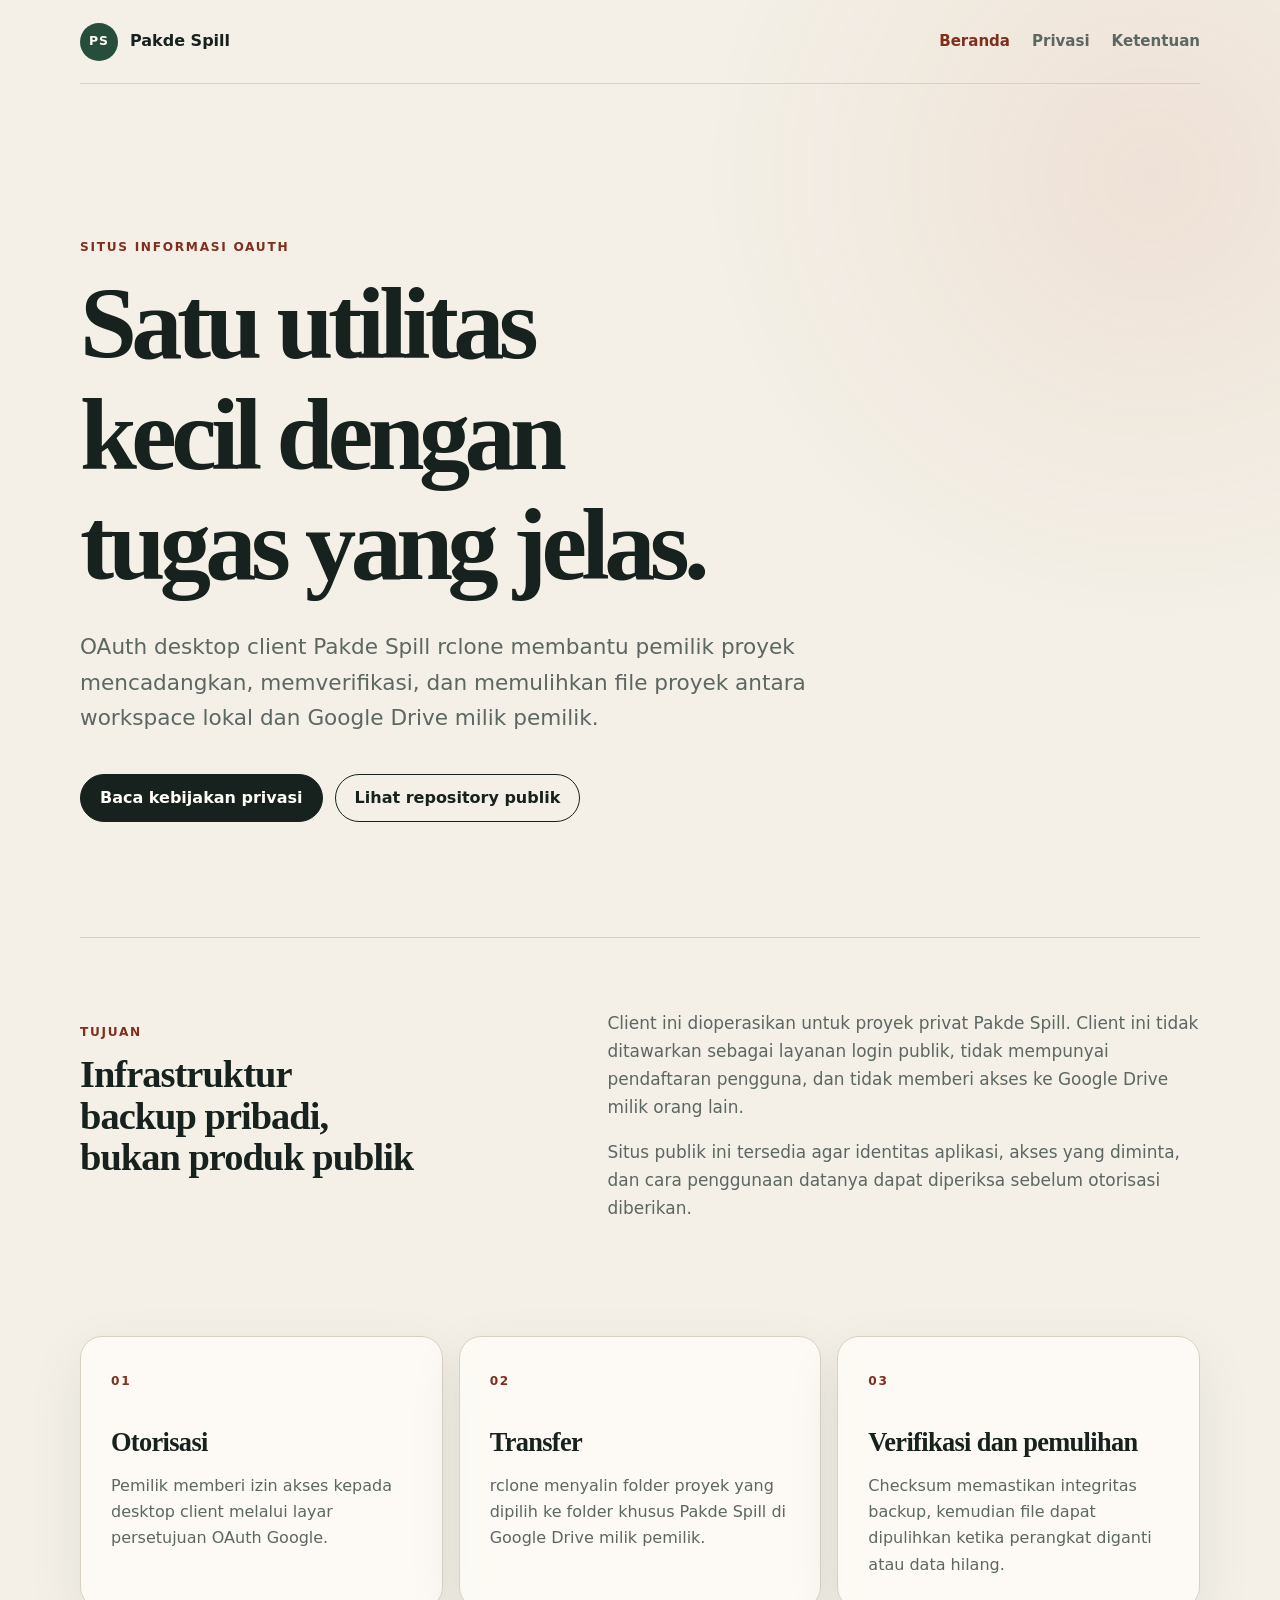
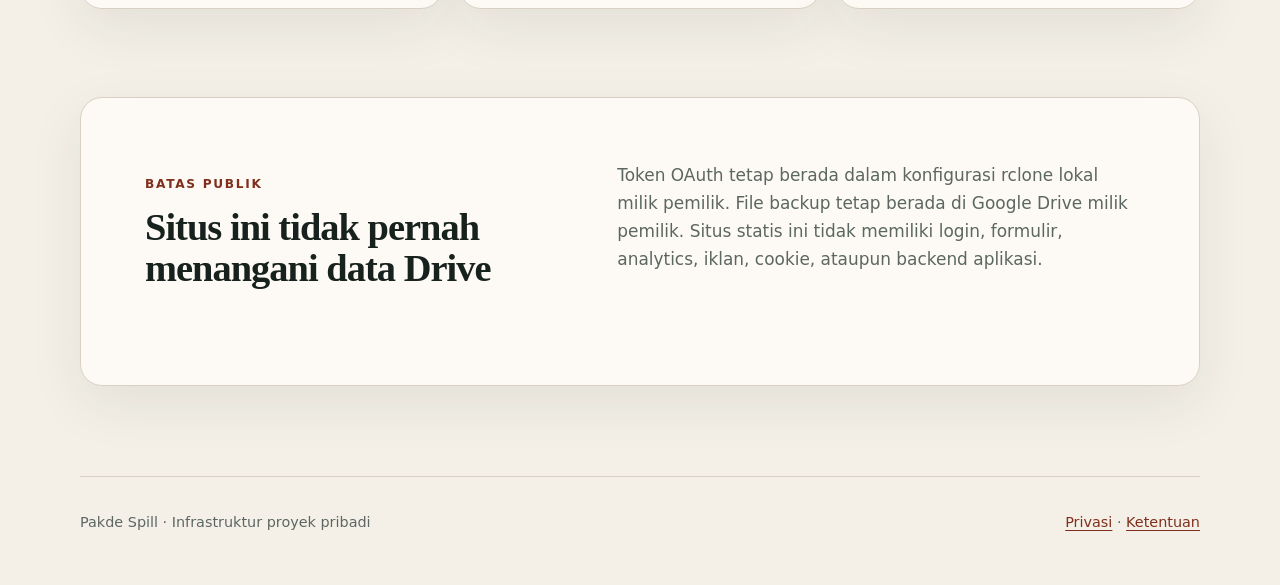
<file: index.html>
<!doctype html>
<html lang="id">
<head>
  <meta charset="utf-8">
  <meta name="viewport" content="width=device-width, initial-scale=1">
  <meta name="description" content="Informasi publik untuk OAuth desktop client Pakde Spill rclone.">
  <meta name="referrer" content="no-referrer">
  <link rel="canonical" href="https://pakde-spill.github.io/">
  <link rel="stylesheet" href="/assets/style.css">
  <title>Pakde Spill — Informasi Aplikasi OAuth</title>
</head>
<body>
  <header class="site-header">
    <a class="brand" href="/" aria-label="Beranda Pakde Spill">
      <span class="brand-mark" aria-hidden="true">PS</span>
      <span>Pakde Spill</span>
    </a>
    <nav aria-label="Navigasi utama">
      <a aria-current="page" href="/">Beranda</a>
      <a href="/privacy.html">Privasi</a>
      <a href="/terms.html">Ketentuan</a>
    </nav>
  </header>

  <main>
    <section class="hero" aria-labelledby="page-title">
      <p class="eyebrow">Situs informasi OAuth</p>
      <h1 id="page-title">Satu utilitas kecil dengan tugas yang jelas.</h1>
      <p class="lead">OAuth desktop client Pakde Spill rclone membantu pemilik proyek mencadangkan, memverifikasi, dan memulihkan file proyek antara workspace lokal dan Google Drive milik pemilik.</p>
      <div class="actions">
        <a class="button primary" href="/privacy.html">Baca kebijakan privasi</a>
        <a class="button secondary" href="https://github.com/pakde-spill/pakde-spill.github.io">Lihat repository publik</a>
      </div>
    </section>

    <section class="section" aria-labelledby="purpose-title">
      <div>
        <p class="section-label">Tujuan</p>
        <h2 id="purpose-title">Infrastruktur backup pribadi, bukan produk publik</h2>
      </div>
      <div class="prose">
        <p>Client ini dioperasikan untuk proyek privat Pakde Spill. Client ini tidak ditawarkan sebagai layanan login publik, tidak mempunyai pendaftaran pengguna, dan tidak memberi akses ke Google Drive milik orang lain.</p>
        <p>Situs publik ini tersedia agar identitas aplikasi, akses yang diminta, dan cara penggunaan datanya dapat diperiksa sebelum otorisasi diberikan.</p>
      </div>
    </section>

    <section class="cards" aria-label="Cara kerja integrasi">
      <article>
        <span class="step">01</span>
        <h2>Otorisasi</h2>
        <p>Pemilik memberi izin akses kepada desktop client melalui layar persetujuan OAuth Google.</p>
      </article>
      <article>
        <span class="step">02</span>
        <h2>Transfer</h2>
        <p>rclone menyalin folder proyek yang dipilih ke folder khusus Pakde Spill di Google Drive milik pemilik.</p>
      </article>
      <article>
        <span class="step">03</span>
        <h2>Verifikasi dan pemulihan</h2>
        <p>Checksum memastikan integritas backup, kemudian file dapat dipulihkan ketika perangkat diganti atau data hilang.</p>
      </article>
    </section>

    <section class="section notice" aria-labelledby="boundary-title">
      <div>
        <p class="section-label">Batas publik</p>
        <h2 id="boundary-title">Situs ini tidak pernah menangani data Drive</h2>
      </div>
      <div class="prose">
        <p>Token OAuth tetap berada dalam konfigurasi rclone lokal milik pemilik. File backup tetap berada di Google Drive milik pemilik. Situs statis ini tidak memiliki login, formulir, analytics, iklan, cookie, ataupun backend aplikasi.</p>
      </div>
    </section>
  </main>

  <footer>
    <p>Pakde Spill · Infrastruktur proyek pribadi</p>
    <p><a href="/privacy.html">Privasi</a> · <a href="/terms.html">Ketentuan</a></p>
  </footer>
</body>
</html>
</file>
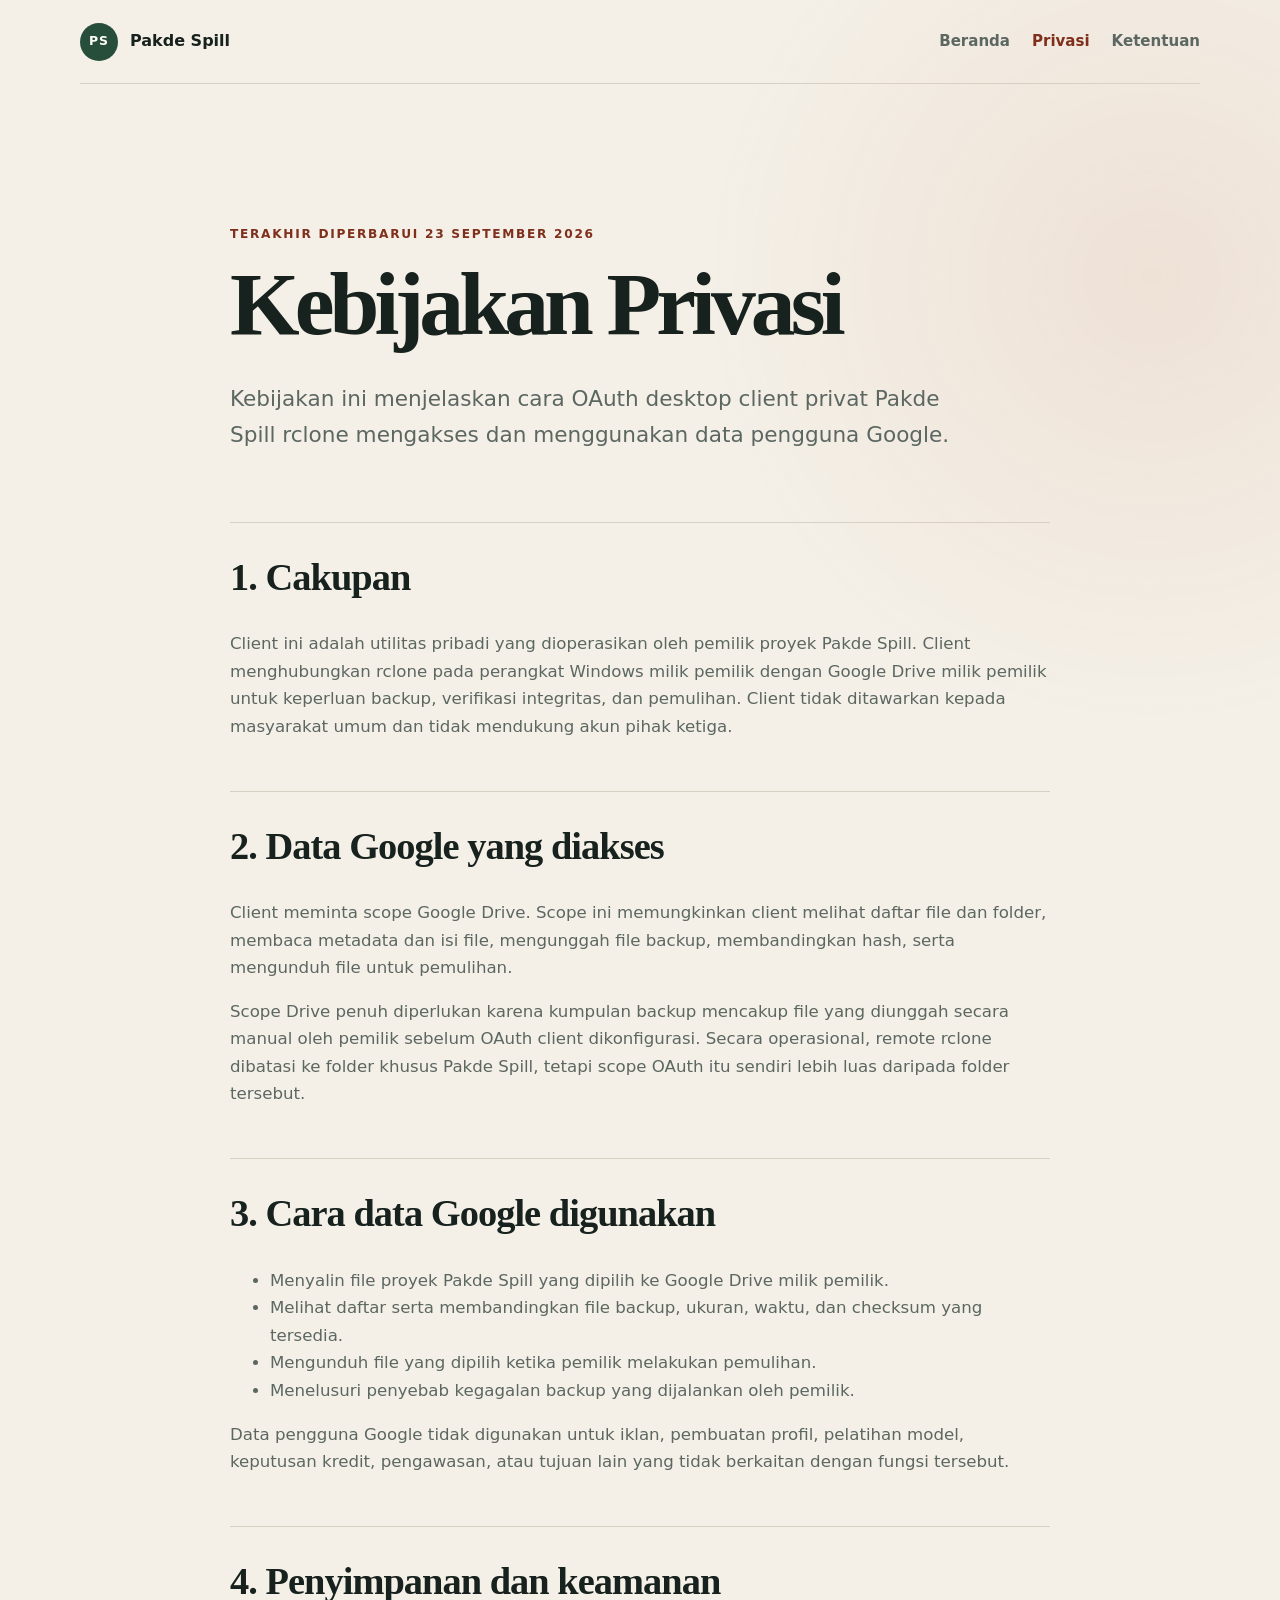
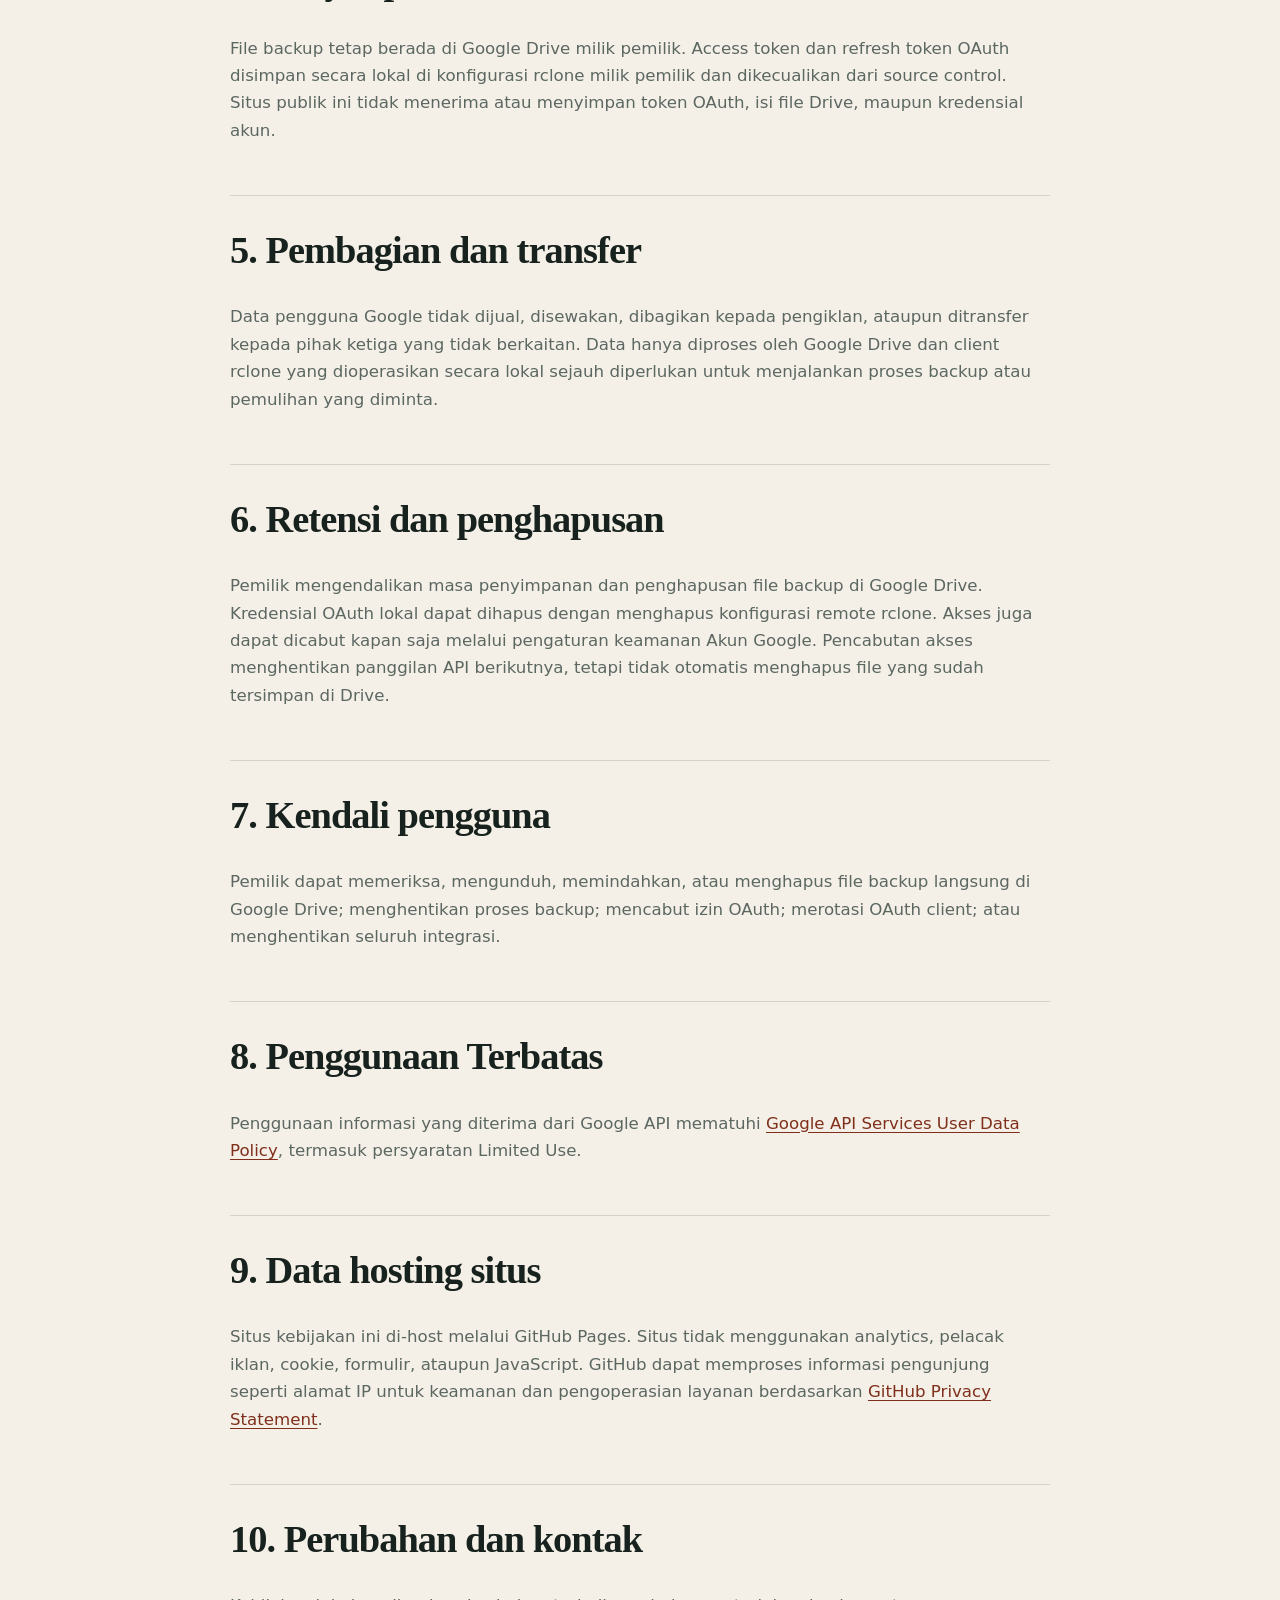
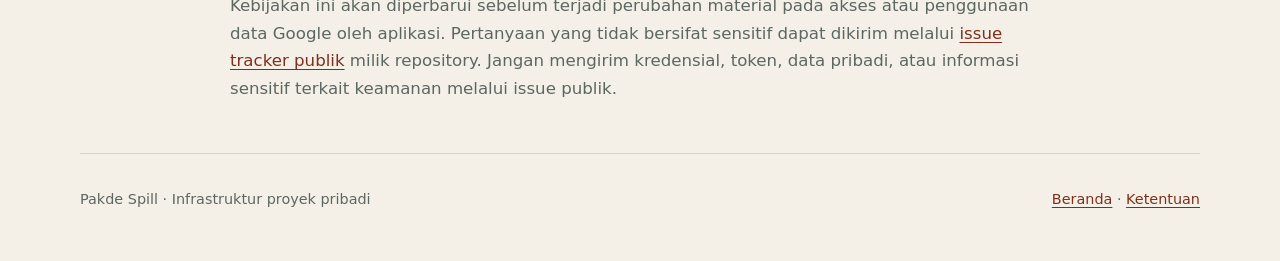
<file: privacy.html>
<!doctype html>
<html lang="id">
<head>
  <meta charset="utf-8">
  <meta name="viewport" content="width=device-width, initial-scale=1">
  <meta name="description" content="Kebijakan privasi untuk OAuth desktop client Pakde Spill rclone.">
  <meta name="referrer" content="no-referrer">
  <link rel="canonical" href="https://pakde-spill.github.io/privacy.html">
  <link rel="stylesheet" href="/assets/style.css">
  <title>Kebijakan Privasi — Pakde Spill</title>
</head>
<body>
  <header class="site-header">
    <a class="brand" href="/" aria-label="Beranda Pakde Spill">
      <span class="brand-mark" aria-hidden="true">PS</span>
      <span>Pakde Spill</span>
    </a>
    <nav aria-label="Navigasi utama">
      <a href="/">Beranda</a>
      <a aria-current="page" href="/privacy.html">Privasi</a>
      <a href="/terms.html">Ketentuan</a>
    </nav>
  </header>

  <main class="policy">
    <header class="policy-heading">
      <p class="eyebrow">Terakhir diperbarui 23 September 2026</p>
      <h1>Kebijakan Privasi</h1>
      <p class="lead">Kebijakan ini menjelaskan cara OAuth desktop client privat Pakde Spill rclone mengakses dan menggunakan data pengguna Google.</p>
    </header>

    <section>
      <h2>1. Cakupan</h2>
      <p>Client ini adalah utilitas pribadi yang dioperasikan oleh pemilik proyek Pakde Spill. Client menghubungkan rclone pada perangkat Windows milik pemilik dengan Google Drive milik pemilik untuk keperluan backup, verifikasi integritas, dan pemulihan. Client tidak ditawarkan kepada masyarakat umum dan tidak mendukung akun pihak ketiga.</p>
    </section>

    <section>
      <h2>2. Data Google yang diakses</h2>
      <p>Client meminta scope Google Drive. Scope ini memungkinkan client melihat daftar file dan folder, membaca metadata dan isi file, mengunggah file backup, membandingkan hash, serta mengunduh file untuk pemulihan.</p>
      <p>Scope Drive penuh diperlukan karena kumpulan backup mencakup file yang diunggah secara manual oleh pemilik sebelum OAuth client dikonfigurasi. Secara operasional, remote rclone dibatasi ke folder khusus Pakde Spill, tetapi scope OAuth itu sendiri lebih luas daripada folder tersebut.</p>
    </section>

    <section>
      <h2>3. Cara data Google digunakan</h2>
      <ul>
        <li>Menyalin file proyek Pakde Spill yang dipilih ke Google Drive milik pemilik.</li>
        <li>Melihat daftar serta membandingkan file backup, ukuran, waktu, dan checksum yang tersedia.</li>
        <li>Mengunduh file yang dipilih ketika pemilik melakukan pemulihan.</li>
        <li>Menelusuri penyebab kegagalan backup yang dijalankan oleh pemilik.</li>
      </ul>
      <p>Data pengguna Google tidak digunakan untuk iklan, pembuatan profil, pelatihan model, keputusan kredit, pengawasan, atau tujuan lain yang tidak berkaitan dengan fungsi tersebut.</p>
    </section>

    <section>
      <h2>4. Penyimpanan dan keamanan</h2>
      <p>File backup tetap berada di Google Drive milik pemilik. Access token dan refresh token OAuth disimpan secara lokal di konfigurasi rclone milik pemilik dan dikecualikan dari source control. Situs publik ini tidak menerima atau menyimpan token OAuth, isi file Drive, maupun kredensial akun.</p>
    </section>

    <section>
      <h2>5. Pembagian dan transfer</h2>
      <p>Data pengguna Google tidak dijual, disewakan, dibagikan kepada pengiklan, ataupun ditransfer kepada pihak ketiga yang tidak berkaitan. Data hanya diproses oleh Google Drive dan client rclone yang dioperasikan secara lokal sejauh diperlukan untuk menjalankan proses backup atau pemulihan yang diminta.</p>
    </section>

    <section>
      <h2>6. Retensi dan penghapusan</h2>
      <p>Pemilik mengendalikan masa penyimpanan dan penghapusan file backup di Google Drive. Kredensial OAuth lokal dapat dihapus dengan menghapus konfigurasi remote rclone. Akses juga dapat dicabut kapan saja melalui pengaturan keamanan Akun Google. Pencabutan akses menghentikan panggilan API berikutnya, tetapi tidak otomatis menghapus file yang sudah tersimpan di Drive.</p>
    </section>

    <section>
      <h2>7. Kendali pengguna</h2>
      <p>Pemilik dapat memeriksa, mengunduh, memindahkan, atau menghapus file backup langsung di Google Drive; menghentikan proses backup; mencabut izin OAuth; merotasi OAuth client; atau menghentikan seluruh integrasi.</p>
    </section>

    <section>
      <h2>8. Penggunaan Terbatas</h2>
      <p>Penggunaan informasi yang diterima dari Google API mematuhi <a href="https://developers.google.com/terms/api-services-user-data-policy">Google API Services User Data Policy</a>, termasuk persyaratan Limited Use.</p>
    </section>

    <section>
      <h2>9. Data hosting situs</h2>
      <p>Situs kebijakan ini di-host melalui GitHub Pages. Situs tidak menggunakan analytics, pelacak iklan, cookie, formulir, ataupun JavaScript. GitHub dapat memproses informasi pengunjung seperti alamat IP untuk keamanan dan pengoperasian layanan berdasarkan <a href="https://docs.github.com/en/site-policy/privacy-policies/github-general-privacy-statement">GitHub Privacy Statement</a>.</p>
    </section>

    <section>
      <h2>10. Perubahan dan kontak</h2>
      <p>Kebijakan ini akan diperbarui sebelum terjadi perubahan material pada akses atau penggunaan data Google oleh aplikasi. Pertanyaan yang tidak bersifat sensitif dapat dikirim melalui <a href="https://github.com/pakde-spill/pakde-spill.github.io/issues">issue tracker publik</a> milik repository. Jangan mengirim kredensial, token, data pribadi, atau informasi sensitif terkait keamanan melalui issue publik.</p>
    </section>
  </main>

  <footer>
    <p>Pakde Spill · Infrastruktur proyek pribadi</p>
    <p><a href="/">Beranda</a> · <a href="/terms.html">Ketentuan</a></p>
  </footer>
</body>
</html>
</file>
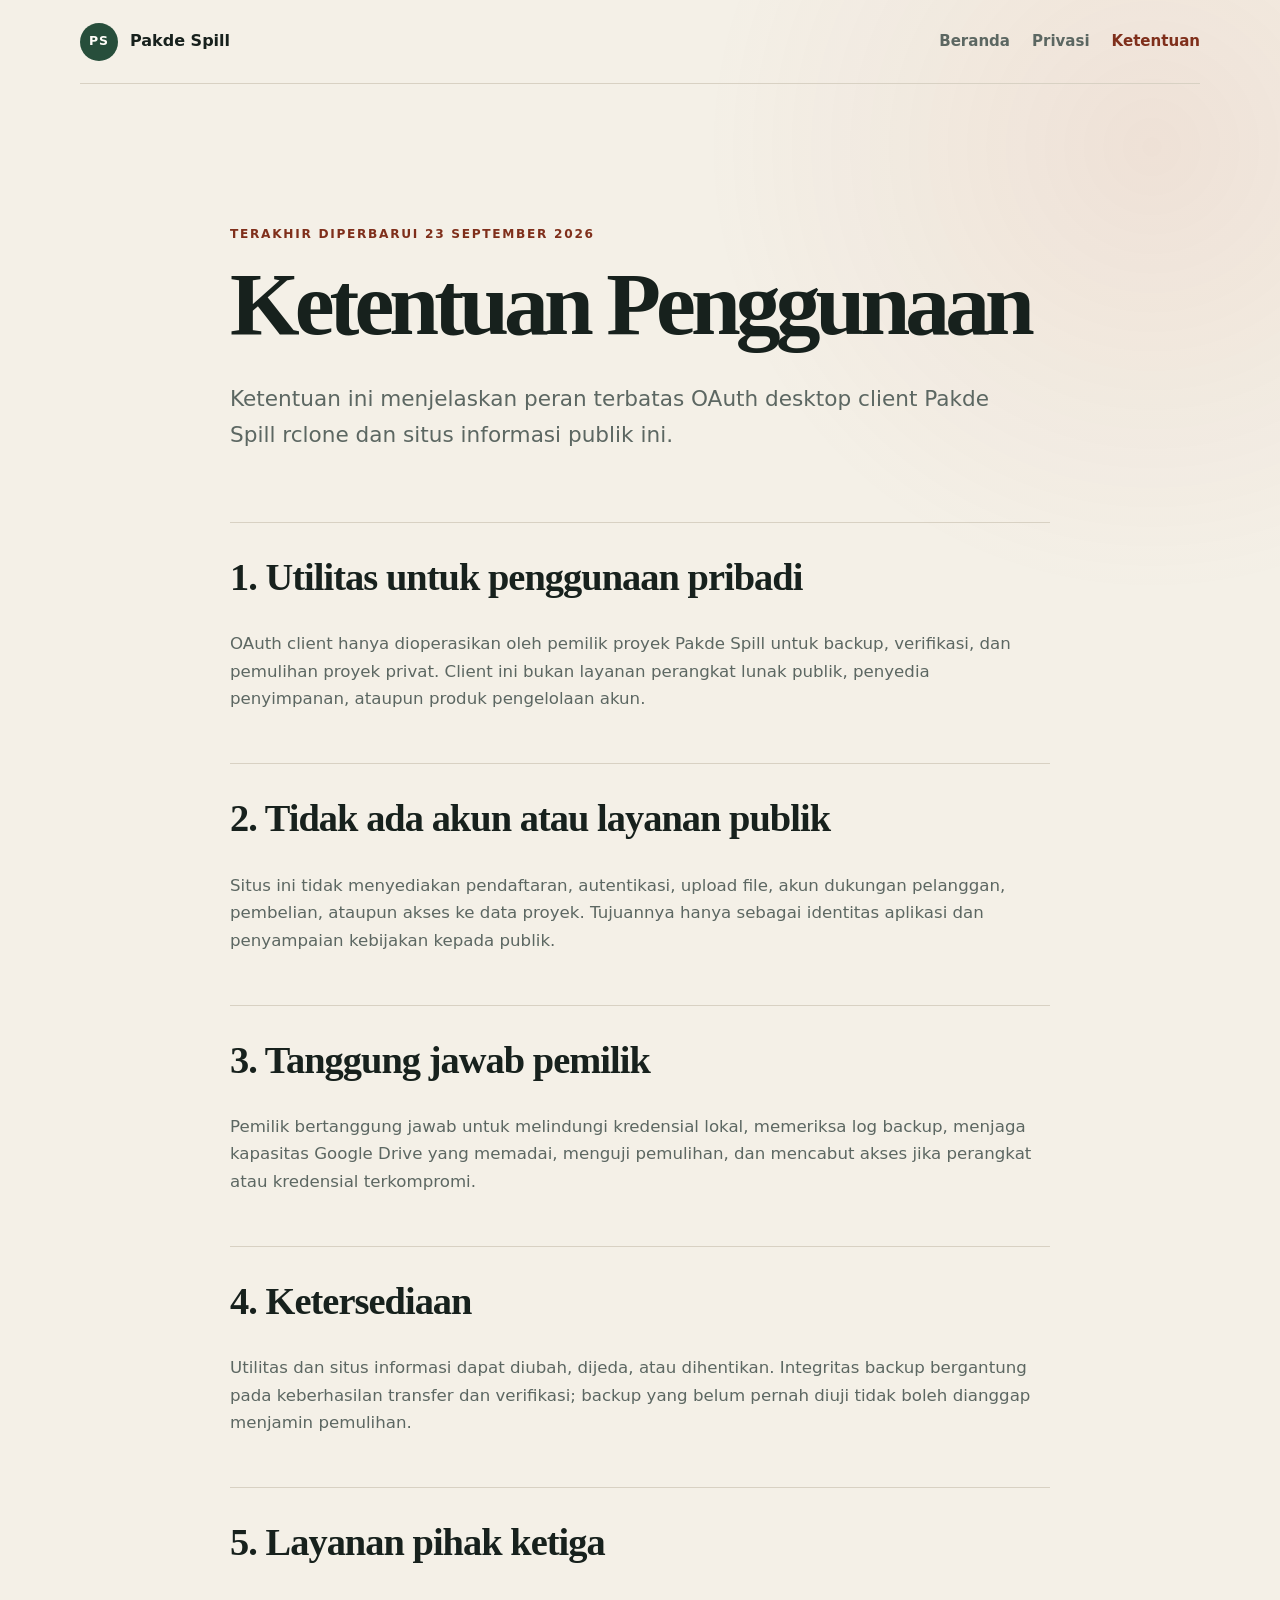
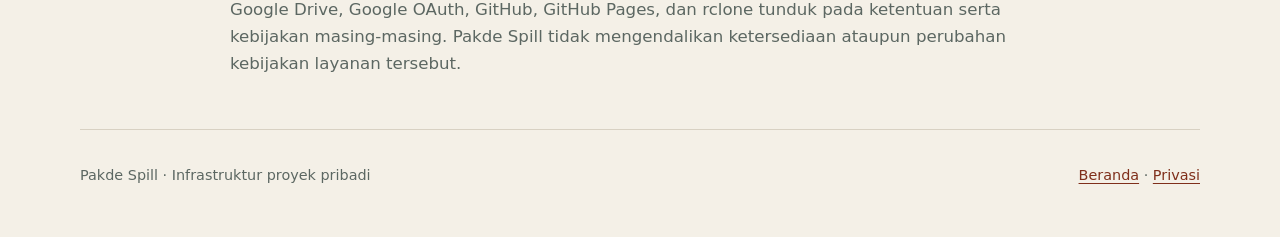
<file: terms.html>
<!doctype html>
<html lang="id">
<head>
  <meta charset="utf-8">
  <meta name="viewport" content="width=device-width, initial-scale=1">
  <meta name="description" content="Ketentuan penggunaan OAuth desktop client Pakde Spill rclone.">
  <meta name="referrer" content="no-referrer">
  <link rel="canonical" href="https://pakde-spill.github.io/terms.html">
  <link rel="stylesheet" href="/assets/style.css">
  <title>Ketentuan Penggunaan — Pakde Spill</title>
</head>
<body>
  <header class="site-header">
    <a class="brand" href="/" aria-label="Beranda Pakde Spill">
      <span class="brand-mark" aria-hidden="true">PS</span>
      <span>Pakde Spill</span>
    </a>
    <nav aria-label="Navigasi utama">
      <a href="/">Beranda</a>
      <a href="/privacy.html">Privasi</a>
      <a aria-current="page" href="/terms.html">Ketentuan</a>
    </nav>
  </header>

  <main class="policy">
    <header class="policy-heading">
      <p class="eyebrow">Terakhir diperbarui 23 September 2026</p>
      <h1>Ketentuan Penggunaan</h1>
      <p class="lead">Ketentuan ini menjelaskan peran terbatas OAuth desktop client Pakde Spill rclone dan situs informasi publik ini.</p>
    </header>

    <section>
      <h2>1. Utilitas untuk penggunaan pribadi</h2>
      <p>OAuth client hanya dioperasikan oleh pemilik proyek Pakde Spill untuk backup, verifikasi, dan pemulihan proyek privat. Client ini bukan layanan perangkat lunak publik, penyedia penyimpanan, ataupun produk pengelolaan akun.</p>
    </section>

    <section>
      <h2>2. Tidak ada akun atau layanan publik</h2>
      <p>Situs ini tidak menyediakan pendaftaran, autentikasi, upload file, akun dukungan pelanggan, pembelian, ataupun akses ke data proyek. Tujuannya hanya sebagai identitas aplikasi dan penyampaian kebijakan kepada publik.</p>
    </section>

    <section>
      <h2>3. Tanggung jawab pemilik</h2>
      <p>Pemilik bertanggung jawab untuk melindungi kredensial lokal, memeriksa log backup, menjaga kapasitas Google Drive yang memadai, menguji pemulihan, dan mencabut akses jika perangkat atau kredensial terkompromi.</p>
    </section>

    <section>
      <h2>4. Ketersediaan</h2>
      <p>Utilitas dan situs informasi dapat diubah, dijeda, atau dihentikan. Integritas backup bergantung pada keberhasilan transfer dan verifikasi; backup yang belum pernah diuji tidak boleh dianggap menjamin pemulihan.</p>
    </section>

    <section>
      <h2>5. Layanan pihak ketiga</h2>
      <p>Google Drive, Google OAuth, GitHub, GitHub Pages, dan rclone tunduk pada ketentuan serta kebijakan masing-masing. Pakde Spill tidak mengendalikan ketersediaan ataupun perubahan kebijakan layanan tersebut.</p>
    </section>
  </main>

  <footer>
    <p>Pakde Spill · Infrastruktur proyek pribadi</p>
    <p><a href="/">Beranda</a> · <a href="/privacy.html">Privasi</a></p>
  </footer>
</body>
</html>
</file>
<file: assets/style.css>
:root {
  color-scheme: light;
  --ink: #17211d;
  --muted: #5c6762;
  --paper: #f4f0e7;
  --surface: #fffdf8;
  --line: #d8d1c3;
  --accent: #b54d2e;
  --accent-dark: #7f2f1b;
  --green: #274e3b;
  --shadow: 0 18px 55px rgba(30, 39, 34, 0.08);
  --radius: 22px;
}

* {
  box-sizing: border-box;
}

html {
  background: var(--paper);
  scroll-behavior: smooth;
}

body {
  margin: 0;
  color: var(--ink);
  background:
    radial-gradient(circle at 90% 8%, rgba(181, 77, 46, 0.09), transparent 28rem),
    var(--paper);
  font-family: Inter, ui-sans-serif, system-ui, -apple-system, BlinkMacSystemFont, "Segoe UI", sans-serif;
  line-height: 1.65;
}

a {
  color: var(--accent-dark);
  text-underline-offset: 0.18em;
}

a:focus-visible {
  outline: 3px solid var(--accent);
  outline-offset: 4px;
  border-radius: 4px;
}

.site-header,
main,
footer {
  width: min(1120px, calc(100% - 40px));
  margin-inline: auto;
}

.site-header {
  display: flex;
  align-items: center;
  justify-content: space-between;
  min-height: 84px;
  border-bottom: 1px solid var(--line);
}

.brand {
  display: inline-flex;
  align-items: center;
  gap: 12px;
  color: var(--ink);
  font-weight: 760;
  text-decoration: none;
}

.brand-mark {
  display: grid;
  width: 38px;
  height: 38px;
  place-items: center;
  border-radius: 50%;
  color: var(--surface);
  background: var(--green);
  font-size: 0.78rem;
  letter-spacing: 0.08em;
}

nav {
  display: flex;
  gap: 22px;
}

nav a {
  color: var(--muted);
  font-size: 0.94rem;
  font-weight: 650;
  text-decoration: none;
}

nav a:hover,
nav a[aria-current="page"] {
  color: var(--accent-dark);
}

.hero {
  padding: clamp(76px, 11vw, 150px) 0 clamp(70px, 9vw, 120px);
}

.eyebrow,
.section-label,
.step {
  color: var(--accent-dark);
  font-size: 0.76rem;
  font-weight: 800;
  letter-spacing: 0.14em;
  text-transform: uppercase;
}

h1,
h2 {
  margin-top: 0;
  font-family: Georgia, "Times New Roman", serif;
  font-weight: 600;
  line-height: 1.08;
  text-wrap: balance;
}

h1 {
  max-width: 850px;
  margin-bottom: 28px;
  font-size: clamp(3rem, 8vw, 6.7rem);
  letter-spacing: -0.055em;
}

h2 {
  font-size: clamp(1.65rem, 3vw, 2.5rem);
  letter-spacing: -0.025em;
}

.lead {
  max-width: 760px;
  color: var(--muted);
  font-size: clamp(1.1rem, 2vw, 1.35rem);
}

.actions {
  display: flex;
  flex-wrap: wrap;
  gap: 12px;
  margin-top: 38px;
}

.button {
  display: inline-flex;
  min-height: 48px;
  align-items: center;
  justify-content: center;
  padding: 0 19px;
  border: 1px solid var(--ink);
  border-radius: 999px;
  font-weight: 750;
  text-decoration: none;
}

.button.primary {
  color: var(--surface);
  background: var(--ink);
}

.button.secondary {
  color: var(--ink);
  background: transparent;
}

.section {
  display: grid;
  grid-template-columns: minmax(0, 0.85fr) minmax(0, 1.15fr);
  gap: clamp(28px, 7vw, 100px);
  padding: 72px 0;
  border-top: 1px solid var(--line);
}

.prose {
  color: var(--muted);
  font-size: 1.06rem;
}

.prose p:first-child {
  margin-top: 0;
}

.cards {
  display: grid;
  grid-template-columns: repeat(3, 1fr);
  gap: 16px;
  padding: 24px 0 88px;
}

.cards article,
.notice {
  border: 1px solid var(--line);
  border-radius: var(--radius);
  background: rgba(255, 253, 248, 0.82);
  box-shadow: var(--shadow);
}

.cards article {
  padding: 30px;
}

.cards h2 {
  margin: 35px 0 12px;
  font-size: 1.65rem;
}

.cards p {
  margin-bottom: 0;
  color: var(--muted);
}

.notice {
  margin-bottom: 90px;
  padding: clamp(32px, 6vw, 64px);
}

.policy {
  max-width: 820px;
}

.policy-heading {
  padding: clamp(70px, 10vw, 130px) 0 48px;
}

.policy h1 {
  font-size: clamp(3rem, 7vw, 5.8rem);
}

.policy section {
  padding: 34px 0;
  border-top: 1px solid var(--line);
}

.policy section p,
.policy section li {
  color: var(--muted);
  font-size: 1.04rem;
}

footer {
  display: flex;
  justify-content: space-between;
  gap: 20px;
  padding: 34px 0 50px;
  border-top: 1px solid var(--line);
  color: var(--muted);
  font-size: 0.9rem;
}

footer p {
  margin: 0;
}

@media (max-width: 760px) {
  .site-header {
    align-items: flex-start;
    flex-direction: column;
    gap: 18px;
    padding: 20px 0;
  }

  nav {
    width: 100%;
    justify-content: space-between;
  }

  .section,
  .cards {
    grid-template-columns: 1fr;
  }

  .hero {
    padding-top: 75px;
  }

  footer {
    flex-direction: column;
  }
}

@media (prefers-reduced-motion: reduce) {
  html {
    scroll-behavior: auto;
  }
}
</file>
